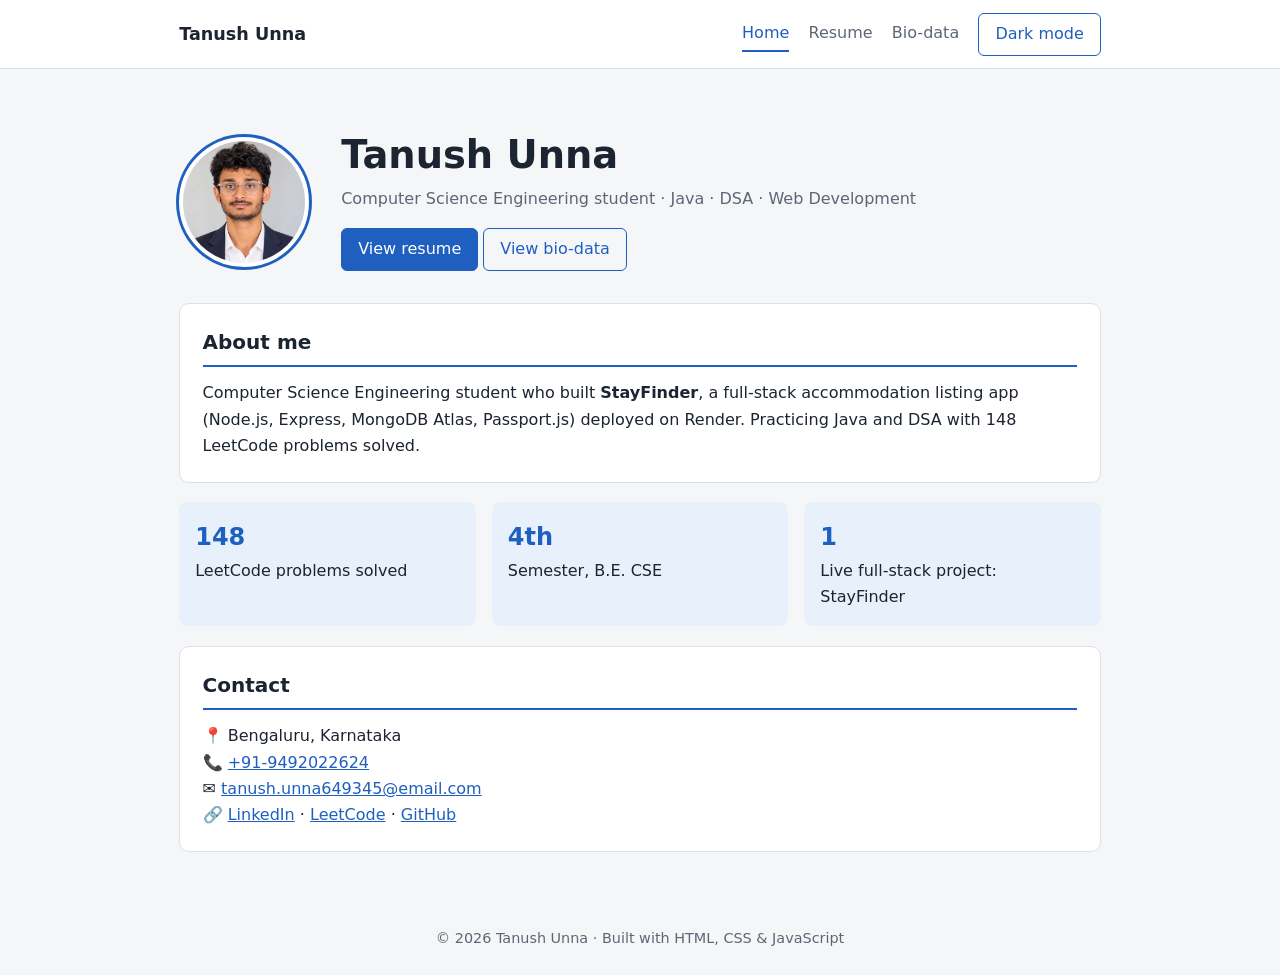
<file: index.html>
<!DOCTYPE html>
<html lang="en">
<head>
<meta charset="UTF-8"><meta name="viewport" content="width=device-width,initial-scale=1">
<title>Tanush Unna | Portfolio</title><link rel="stylesheet" href="style.css">
</head>
<body><main>
  <section class="hero">
    <img class="avatar" src="photo.jpg" alt="Tanush Unna">
    <div>
      <h1>Tanush Unna</h1>
      <p class="lead">Computer Science Engineering student · Java · DSA · Web Development</p>
      <a href="resume.html"><button>View resume</button></a>
      <a href="biodata.html"><button class="ghost">View bio-data</button></a>
    </div>
  </section>

  <section class="card"><h2>About me</h2>
    <p>Computer Science Engineering student who built <b>StayFinder</b>, a full-stack accommodation listing app (Node.js, Express, MongoDB Atlas, Passport.js) deployed on Render. Practicing Java and DSA with 148 LeetCode problems solved.</p>
  </section>

  <section class="grid">
    <div class="stat"><b>148</b>LeetCode problems solved</div>
    <div class="stat"><b>4th</b>Semester, B.E. CSE</div>
    <div class="stat"><b>1</b>Live full-stack project: StayFinder</div>
  </section>

  <section class="card" style="margin-top:1.2rem"><h2>Contact</h2>
    <p>📍 Bengaluru, Karnataka<br>
    📞 <a href="tel:+919492022624">+91-9492022624</a><br>
    ✉️ <a href="mailto:tanush.unna649345@email.com">tanush.unna649345@email.com</a><br>
    🔗 <a href="https://linkedin.com/in/tanushunna" target="_blank">LinkedIn</a> ·
    <a href="https://leetcode.com/u/Tanushunna" target="_blank">LeetCode</a> ·
    <a href="https://github.com/Tanush649345" target="_blank">GitHub</a></p>
  </section>
</main><script src="script.js"></script></body>
</html>
</file>
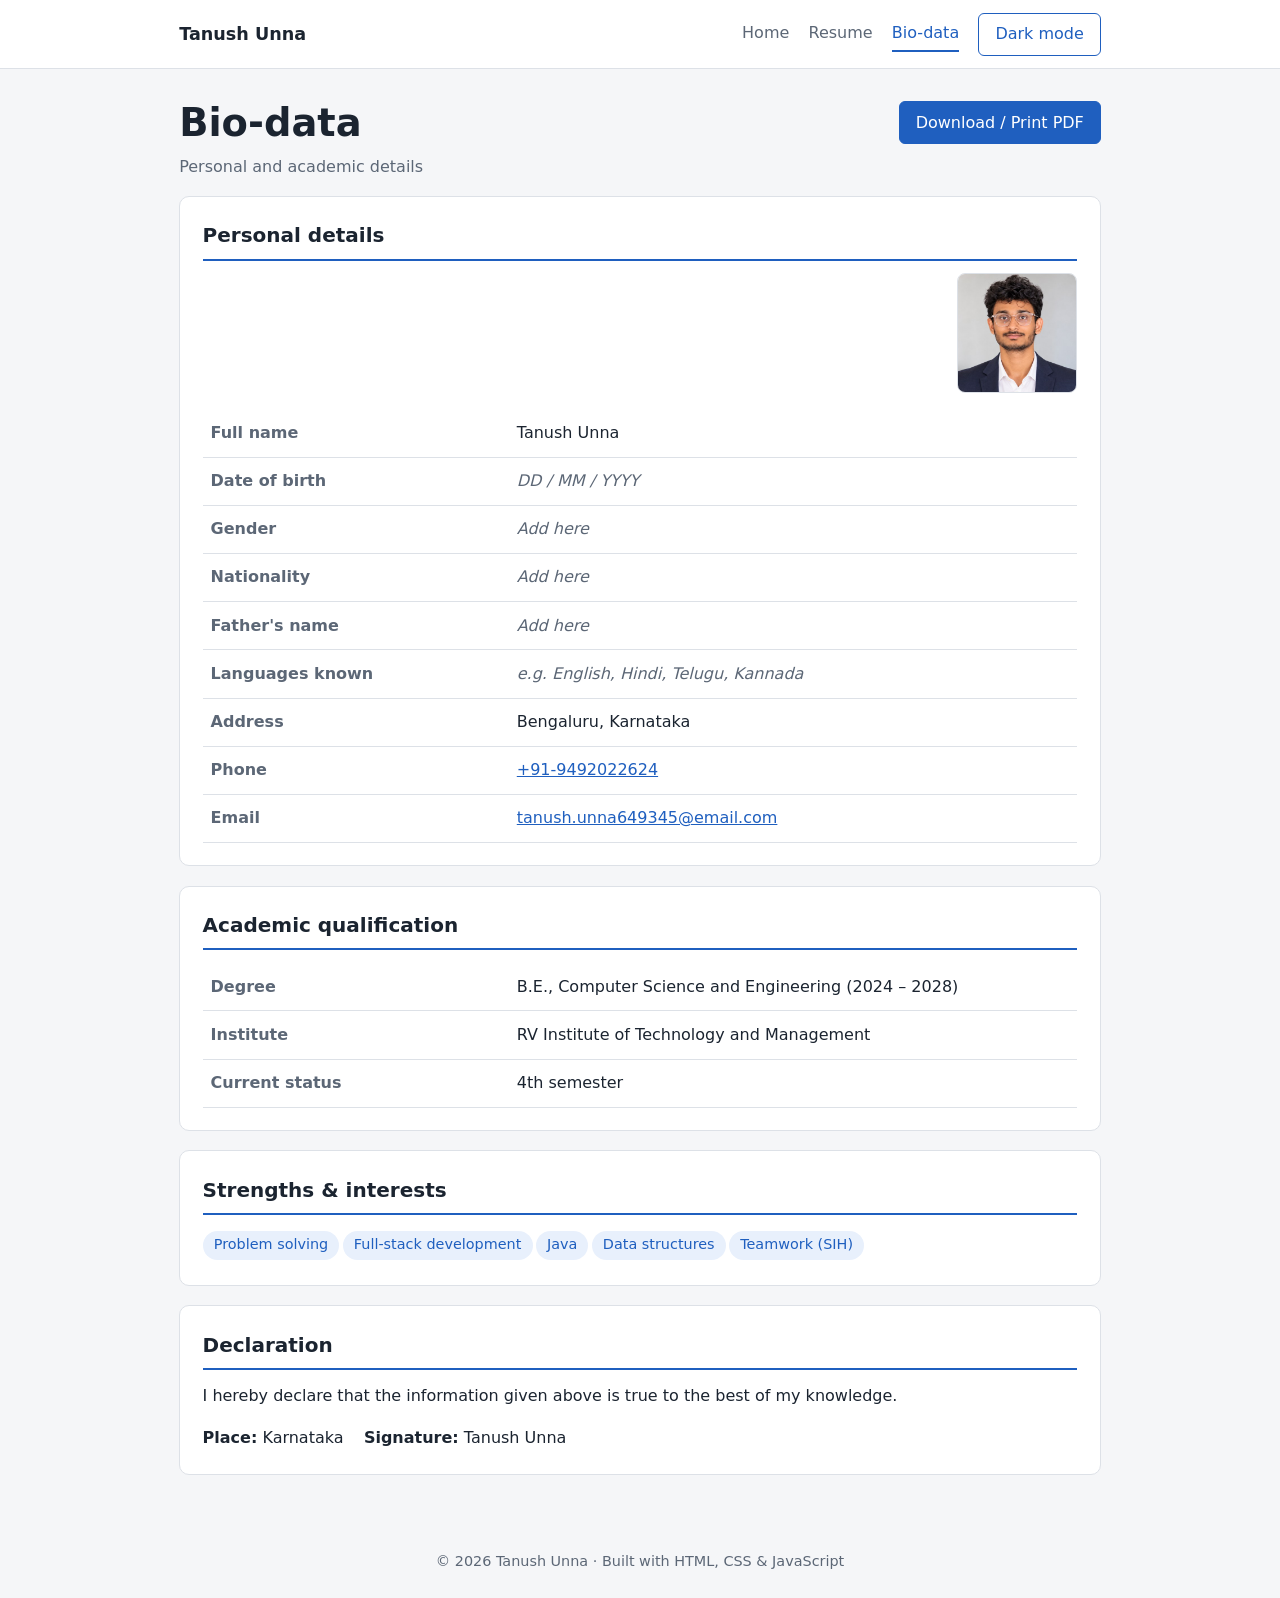
<file: biodata.html>
<!DOCTYPE html>
<html lang="en">
<head>
<meta charset="UTF-8"><meta name="viewport" content="width=device-width,initial-scale=1">
<title>Bio-data | Tanush Unna</title><link rel="stylesheet" href="style.css">
</head>
<body><main>
  <div class="row"><h1>Bio-data</h1><div><button data-print>Download / Print PDF</button></div></div>
  <p class="lead">Personal and academic details</p>

  <section class="card"><h2>Personal details</h2>
    <img class="photo" src="photo.jpg" alt="Tanush Unna">
    <table>
      <tr><th>Full name</th><td>Tanush Unna</td></tr>
      <tr><th>Date of birth</th><td class="todo">DD / MM / YYYY</td></tr>
      <tr><th>Gender</th><td class="todo">Add here</td></tr>
      <tr><th>Nationality</th><td class="todo">Add here</td></tr>
      <tr><th>Father's name</th><td class="todo">Add here</td></tr>
      <tr><th>Languages known</th><td class="todo">e.g. English, Hindi, Telugu, Kannada</td></tr>
      <tr><th>Address</th><td>Bengaluru, Karnataka</td></tr>
      <tr><th>Phone</th><td><a href="tel:+919492022624">+91-9492022624</a></td></tr>
      <tr><th>Email</th><td><a href="mailto:tanush.unna649345@email.com">tanush.unna649345@email.com</a></td></tr>
    </table>
  </section>

  <section class="card"><h2>Academic qualification</h2>
    <table>
      <tr><th>Degree</th><td>B.E., Computer Science and Engineering (2024 – 2028)</td></tr>
      <tr><th>Institute</th><td>RV Institute of Technology and Management</td></tr>
      <tr><th>Current status</th><td>4th semester</td></tr>
    </table>
  </section>

  <section class="card"><h2>Strengths &amp; interests</h2>
    <div class="chips"><span>Problem solving</span><span>Full-stack development</span><span>Java</span><span>Data structures</span><span>Teamwork (SIH)</span></div>
  </section>

  <section class="card"><h2>Declaration</h2>
    <p>I hereby declare that the information given above is true to the best of my knowledge.</p>
    <p style="margin-top:1rem"><b>Place:</b> Karnataka &nbsp;&nbsp; <b>Signature:</b> Tanush Unna</p>
  </section>
</main><script src="script.js"></script></body>
</html>
</file>
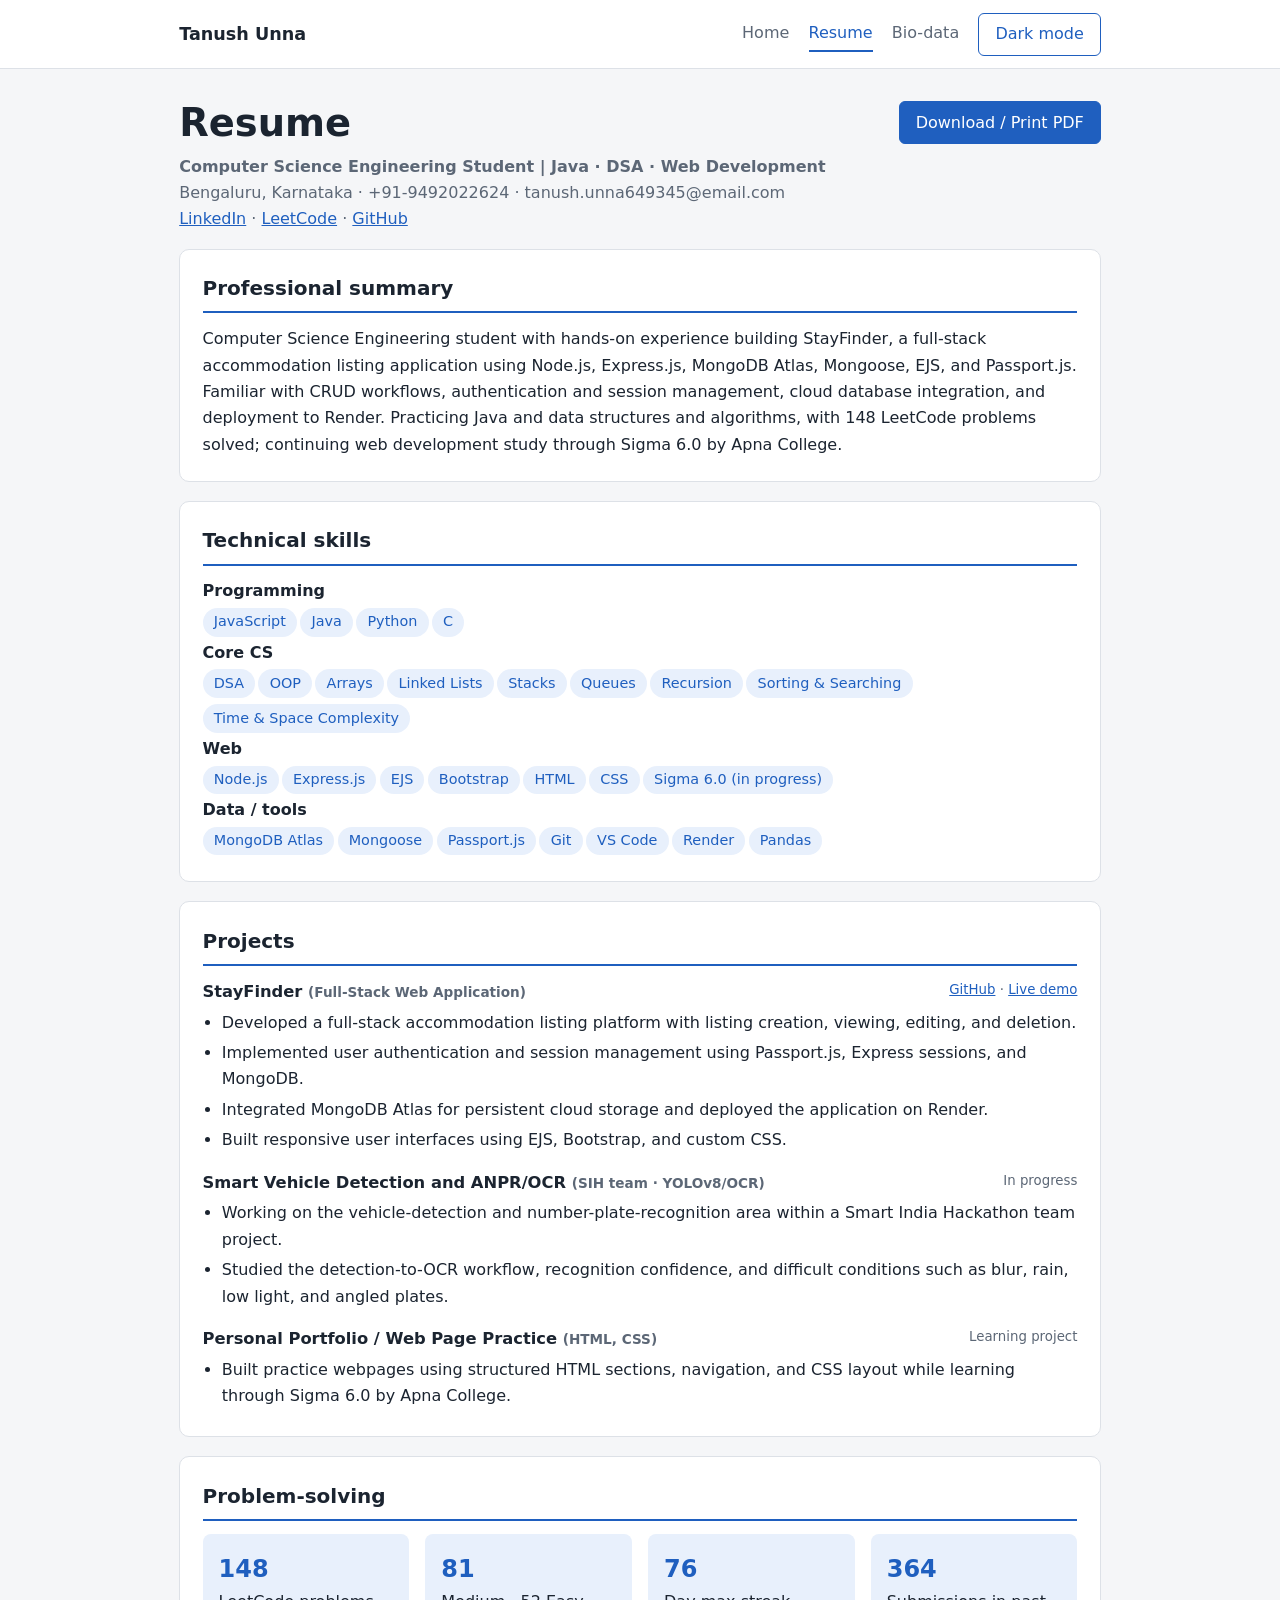
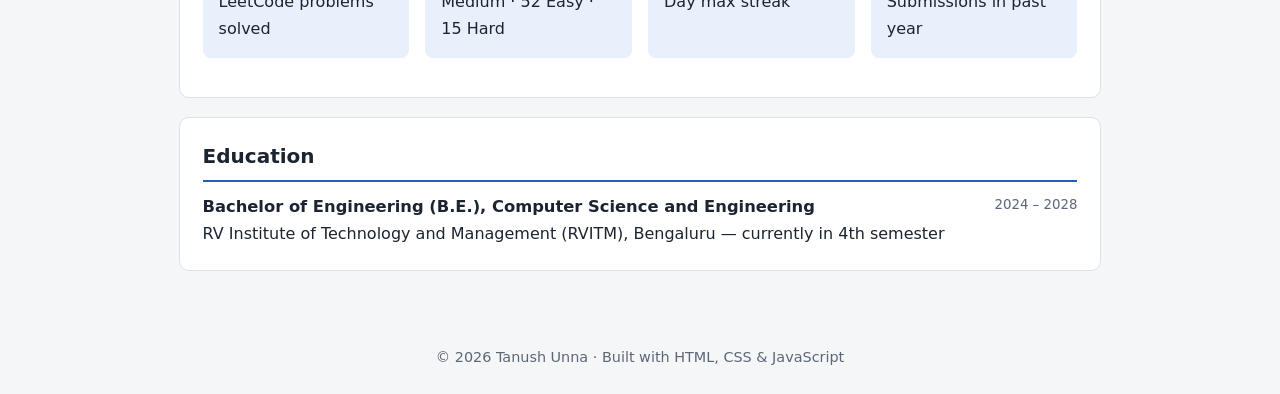
<file: resume.html>
<!DOCTYPE html>
<html lang="en">
<head>
<meta charset="UTF-8"><meta name="viewport" content="width=device-width,initial-scale=1">
<title>Resume | Tanush Unna</title><link rel="stylesheet" href="style.css">
</head>
<body><main>
  <div class="row"><h1>Resume</h1><div><button data-print>Download / Print PDF</button></div></div>
  <p class="lead"><b>Computer Science Engineering Student | Java · DSA · Web Development</b><br>
    Bengaluru, Karnataka · +91-9492022624 · tanush.unna649345@email.com<br>
    <a href="https://linkedin.com/in/tanushunna" target="_blank">LinkedIn</a> ·
    <a href="https://leetcode.com/u/Tanushunna" target="_blank">LeetCode</a> ·
    <a href="https://github.com/Tanush649345" target="_blank">GitHub</a></p>

  <section class="card"><h2>Professional summary</h2>
    <p>Computer Science Engineering student with hands-on experience building StayFinder, a full-stack accommodation listing application using Node.js, Express.js, MongoDB Atlas, Mongoose, EJS, and Passport.js. Familiar with CRUD workflows, authentication and session management, cloud database integration, and deployment to Render. Practicing Java and data structures and algorithms, with 148 LeetCode problems solved; continuing web development study through Sigma 6.0 by Apna College.</p>
  </section>

  <section class="card"><h2>Technical skills</h2>
    <p><b>Programming</b></p><div class="chips"><span>JavaScript</span><span>Java</span><span>Python</span><span>C</span></div>
    <p><b>Core CS</b></p><div class="chips"><span>DSA</span><span>OOP</span><span>Arrays</span><span>Linked Lists</span><span>Stacks</span><span>Queues</span><span>Recursion</span><span>Sorting &amp; Searching</span><span>Time &amp; Space Complexity</span></div>
    <p><b>Web</b></p><div class="chips"><span>Node.js</span><span>Express.js</span><span>EJS</span><span>Bootstrap</span><span>HTML</span><span>CSS</span><span>Sigma 6.0 (in progress)</span></div>
    <p><b>Data / tools</b></p><div class="chips"><span>MongoDB Atlas</span><span>Mongoose</span><span>Passport.js</span><span>Git</span><span>VS Code</span><span>Render</span><span>Pandas</span></div>
  </section>

  <section class="card"><h2>Projects</h2>
    <div class="row"><h3>StayFinder <small>(Full-Stack Web Application)</small></h3>
      <small><a href="https://github.com/Tanush649345/StayFinder" target="_blank">GitHub</a> · <a href="https://stayfinder-o3sn.onrender.com/listings" target="_blank">Live demo</a></small></div>
    <ul>
      <li>Developed a full-stack accommodation listing platform with listing creation, viewing, editing, and deletion.</li>
      <li>Implemented user authentication and session management using Passport.js, Express sessions, and MongoDB.</li>
      <li>Integrated MongoDB Atlas for persistent cloud storage and deployed the application on Render.</li>
      <li>Built responsive user interfaces using EJS, Bootstrap, and custom CSS.</li>
    </ul>
    <div class="row" style="margin-top:1rem"><h3>Smart Vehicle Detection and ANPR/OCR <small>(SIH team · YOLOv8/OCR)</small></h3><small>In progress</small></div>
    <ul>
      <li>Working on the vehicle-detection and number-plate-recognition area within a Smart India Hackathon team project.</li>
      <li>Studied the detection-to-OCR workflow, recognition confidence, and difficult conditions such as blur, rain, low light, and angled plates.</li>
    </ul>
    <div class="row" style="margin-top:1rem"><h3>Personal Portfolio / Web Page Practice <small>(HTML, CSS)</small></h3><small>Learning project</small></div>
    <ul><li>Built practice webpages using structured HTML sections, navigation, and CSS layout while learning through Sigma 6.0 by Apna College.</li></ul>
  </section>

  <section class="card"><h2>Problem-solving</h2>
    <div class="grid" style="margin-bottom:1rem">
      <div class="stat"><b>148</b>LeetCode problems solved</div>
      <div class="stat"><b>81</b>Medium · 52 Easy · 15 Hard</div>
      <div class="stat"><b>76</b>Day max streak</div>
      <div class="stat"><b>364</b>Submissions in past year</div>
    </div>
  </section>

  <section class="card"><h2>Education</h2>
    <div class="row"><h3>Bachelor of Engineering (B.E.), Computer Science and Engineering</h3><small>2024 – 2028</small></div>
    <p>RV Institute of Technology and Management (RVITM), Bengaluru — currently in 4th semester</p>
  </section>
</main><script src="script.js"></script></body>
</html>
</file>
<file: style.css>
:root{--bg:#f5f6f8;--card:#fff;--ink:#1b2430;--mute:#5c6776;--line:#dde1e7;--accent:#1f5fbf;--soft:#e8f0fc}
[data-theme=dark]{--bg:#0f141b;--card:#171e28;--ink:#e8ecf1;--mute:#9aa6b5;--line:#2a3441;--accent:#6aa5ff;--soft:#1c2a40}
*{box-sizing:border-box;margin:0}
body{font:16px/1.65 "Segoe UI",system-ui,sans-serif;background:var(--bg);color:var(--ink);transition:.2s}
a{color:var(--accent)}
header{position:sticky;top:0;z-index:9;background:var(--card);border-bottom:1px solid var(--line)}
nav{max-width:960px;margin:auto;padding:.8rem 1.2rem;display:flex;align-items:center;gap:1.2rem;flex-wrap:wrap}
nav b{margin-right:auto;font-size:1.1rem}
nav a{text-decoration:none;color:var(--mute);padding:.2rem 0;border-bottom:2px solid transparent}
nav a:hover,nav a.on{color:var(--accent);border-color:var(--accent)}
button{font:inherit;cursor:pointer;border:1px solid var(--accent);background:var(--accent);color:#fff;padding:.45rem 1rem;border-radius:6px}
button.ghost{background:none;color:var(--accent)}
main{max-width:960px;margin:auto;padding:2rem 1.2rem}
.hero{display:grid;grid-template-columns:auto 1fr;gap:2rem;align-items:center;padding:2rem 0}
.avatar{width:130px;height:130px;border-radius:50%;background:var(--accent);color:#fff;display:grid;place-items:center;font-size:2.8rem;font-weight:700}
h1{font-size:2.4rem;line-height:1.15}
h2{font-size:1.25rem;margin-bottom:.8rem;padding-bottom:.4rem;border-bottom:2px solid var(--accent)}
h3{font-size:1.02rem}
.lead{color:var(--mute);margin:.5rem 0 1rem}
.card{background:var(--card);border:1px solid var(--line);border-radius:10px;padding:1.4rem;margin-bottom:1.2rem}
.grid{display:grid;grid-template-columns:repeat(auto-fit,minmax(200px,1fr));gap:1rem}
.stat{background:var(--soft);border-radius:8px;padding:1rem}
.stat b{display:block;font-size:1.5rem;color:var(--accent)}
.chips span{display:inline-block;background:var(--soft);color:var(--accent);padding:.15rem .7rem;border-radius:99px;margin:.2rem .2rem .2rem 0;font-size:.9rem}
ul{padding-left:1.2rem}li{margin:.25rem 0}
.row{display:flex;justify-content:space-between;gap:1rem;flex-wrap:wrap}
.row small{color:var(--mute)}
table{width:100%;border-collapse:collapse}
th,td{text-align:left;padding:.65rem .5rem;border-bottom:1px solid var(--line)}
th{width:35%;color:var(--mute);font-weight:600}
.todo{color:var(--mute);font-style:italic}
footer{text-align:center;color:var(--mute);padding:1.5rem;font-size:.9rem}
@media(max-width:600px){.hero{grid-template-columns:1fr;text-align:center}.avatar{margin:auto}h1{font-size:1.9rem}}
@media print{header,footer,button{display:none}body{background:#fff;color:#000}.card{border:0;padding:0}}
img.avatar{object-fit:cover;border:4px solid var(--card);box-shadow:0 0 0 3px var(--accent)}
.photo{float:right;width:120px;height:120px;border-radius:8px;object-fit:cover;margin:0 0 1rem 1rem;border:1px solid var(--line)}
a.btn{text-decoration:none}
</file>
